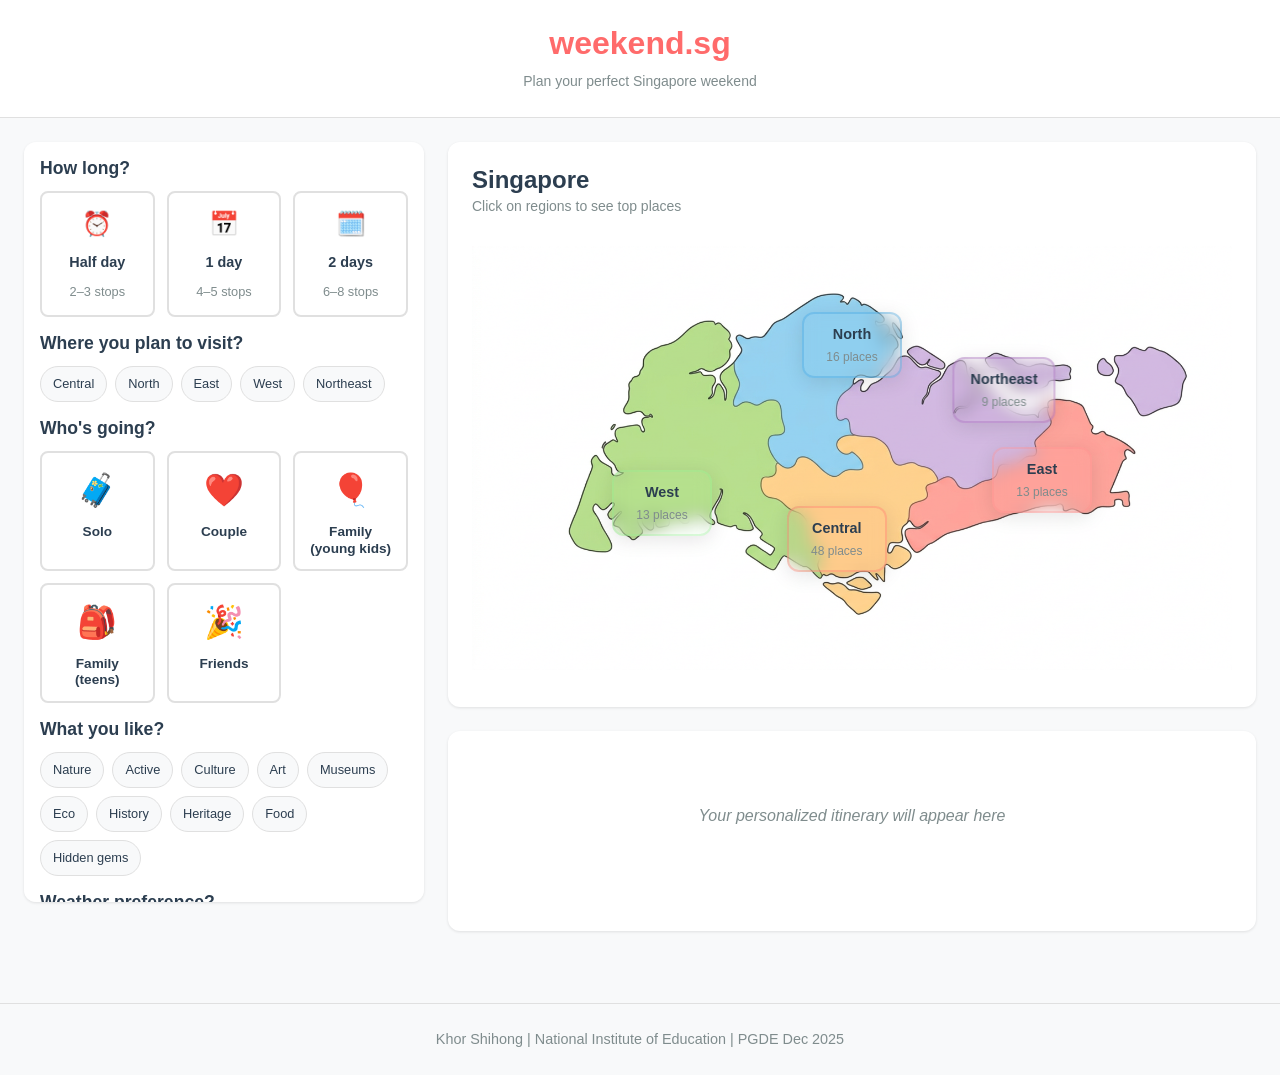
<file: index.html>
<!DOCTYPE html>
<html lang="en">
<head>
    <meta charset="UTF-8">
    <meta name="viewport" content="width=device-width, initial-scale=1.0">
    <meta name="description" content="Plan your perfect Singapore weekend with personalized itineraries featuring nature, culture, food, and hidden gems.">
    <title>weekend.sg - Your Singapore Weekend Planner</title>
    <link rel="stylesheet" href="styles/main.css">
    <link rel="stylesheet" href="styles/components.css">
    <link rel="stylesheet" href="styles/map.css">
    <link rel="stylesheet" href="styles/print.css" media="print">
</head>
<body>
    <header>
        <h1>weekend.sg</h1>
        <p>Plan your perfect Singapore weekend</p>
    </header>

    <main>
        <aside class="preference-panel">
            <!-- Section A: Duration Selector -->
            <section class="preference-section">
                <h2>How long?</h2>
                <div class="duration-selector">
                    <div class="duration-card" data-value="half-day">
                        <div class="duration-card__icon">⏰</div>
                        <div class="duration-card__label">Half day</div>
                        <div class="duration-card__subtitle">2–3 stops</div>
                    </div>
                    <div class="duration-card" data-value="1-day">
                        <div class="duration-card__icon">📅</div>
                        <div class="duration-card__label">1 day</div>
                        <div class="duration-card__subtitle">4–5 stops</div>
                    </div>
                    <div class="duration-card" data-value="2-days">
                        <div class="duration-card__icon">🗓️</div>
                        <div class="duration-card__label">2 days</div>
                        <div class="duration-card__subtitle">6–8 stops</div>
                    </div>
                </div>
            </section>

            <!-- Section B: Region Selector -->
            <section class="preference-section">
                <h2>Where you plan to visit?</h2>
                <div class="region-selector">
                    <button class="chip chip--multi" data-value="central">Central</button>
                    <button class="chip chip--multi" data-value="north">North</button>
                    <button class="chip chip--multi" data-value="east">East</button>
                    <button class="chip chip--multi" data-value="west">West</button>
                    <button class="chip chip--multi" data-value="northeast">Northeast</button>
                </div>
            </section>

            <!-- Section C: Profile Selector -->
            <section class="preference-section">
                <h2>Who's going?</h2>
                <div class="profile-selector">
                    <div class="profile-card" data-value="solo">
                        <div class="profile-card__icon">🧳</div>
                        <div class="profile-card__title">Solo</div>
                    </div>
                    <div class="profile-card" data-value="couple">
                        <div class="profile-card__icon">❤️</div>
                        <div class="profile-card__title">Couple</div>
                    </div>
                    <div class="profile-card" data-value="family-young-kids">
                        <div class="profile-card__icon">🎈</div>
                        <div class="profile-card__title">Family (young kids)</div>
                    </div>
                    <div class="profile-card" data-value="family-teens">
                        <div class="profile-card__icon">🎒</div>
                        <div class="profile-card__title">Family (teens)</div>
                    </div>
                    <div class="profile-card" data-value="group-friends">
                        <div class="profile-card__icon">🎉</div>
                        <div class="profile-card__title">Friends</div>
                    </div>
                </div>
            </section>

            <!-- Section D: Activity Selector -->
            <section class="preference-section">
                <h2>What you like?</h2>
                <div class="activity-selector">
                    <button class="chip chip--multi" data-value="nature-parks">Nature</button>
                    <button class="chip chip--multi" data-value="physical">Active</button>
                    <button class="chip chip--multi" data-value="culture">Culture</button>
                    <button class="chip chip--multi" data-value="art">Art</button>
                    <button class="chip chip--multi" data-value="museums">Museums</button>
                    <button class="chip chip--multi" data-value="sustainability">Eco</button>
                    <button class="chip chip--multi" data-value="history">History</button>
                    <button class="chip chip--multi" data-value="heritage">Heritage</button>
                    <button class="chip chip--multi" data-value="local_food">Food</button>
                    <button class="chip chip--multi" data-value="hidden">Hidden gems</button>
                </div>
            </section>

            <!-- Section E: Weather Selector -->
            <section class="preference-section">
                <h2>Weather preference?</h2>
                <div class="weather-selector segmented-control">
                    <button class="segmented-control__option" data-value="anything" data-selected="true">
                        <span class="option-icon">☀️</span>
                        <span class="option-label">Any</span>
                    </button>
                    <button class="segmented-control__option" data-value="indoor">
                        <span class="option-icon">🏬</span>
                        <span class="option-label">Indoor</span>
                    </button>
                    <button class="segmented-control__option" data-value="short-outdoor">
                        <span class="option-icon">🌤️</span>
                        <span class="option-label">Mixed</span>
                    </button>
                </div>
            </section>

            <!-- Generate Button -->
            <button class="generate-button" id="generate-button">Plan my weekend</button>
        </aside>

        <section class="map-container" style="position: relative;">
            <h2>Singapore</h2>
            <p style="font-size: 14px; color: #7F8C8D; margin-bottom: 16px;">Click on regions to see top places</p>
            <div class="map-wrapper">
                <!-- Background map image -->
                <img src="assets/Singapore Map.png?v=2" alt="Singapore Map" class="singapore-map">
                
                <!-- Interactive Region Buttons -->
                <div class="region-buttons">
                    <!-- Central Region -->
                    <button class="region-button region-button--central" data-region="central">
                        <span class="region-button__label">Central</span>
                        <span class="region-button__count" id="central-count">Loading...</span>
                    </button>
                    
                    <!-- North Region -->
                    <button class="region-button region-button--north" data-region="north">
                        <span class="region-button__label">North</span>
                        <span class="region-button__count" id="north-count">Loading...</span>
                    </button>
                    
                    <!-- Northeast Region -->
                    <button class="region-button region-button--northeast" data-region="northeast">
                        <span class="region-button__label">Northeast</span>
                        <span class="region-button__count" id="northeast-count">Loading...</span>
                    </button>
                    
                    <!-- East Region -->
                    <button class="region-button region-button--east" data-region="east">
                        <span class="region-button__label">East</span>
                        <span class="region-button__count" id="east-count">Loading...</span>
                    </button>
                    
                    <!-- West Region -->
                    <button class="region-button region-button--west" data-region="west">
                        <span class="region-button__label">West</span>
                        <span class="region-button__count" id="west-count">Loading...</span>
                    </button>
                </div>
            </div>
            
            <!-- Recommended Places Section -->
            <div id="recommended-places" class="recommended-places" style="display: none;">
                <h3 id="recommended-title">Top Places</h3>
                <div id="recommended-list" class="recommended-list"></div>
            </div>
        </section>

        <section class="results-area">
            <!-- Results will be dynamically rendered here -->
        </section>
    </main>

    <div id="mobile-summary" class="mobile-summary hidden">
        <!-- Mobile summary view will be added in later phase -->
    </div>

    <footer class="site-footer">
        <p>Khor Shihong | National Institute of Education | PGDE Dec 2025</p>
    </footer>

    <script type="module" src="scripts/main.js"></script>
</body>
</html>
</file>
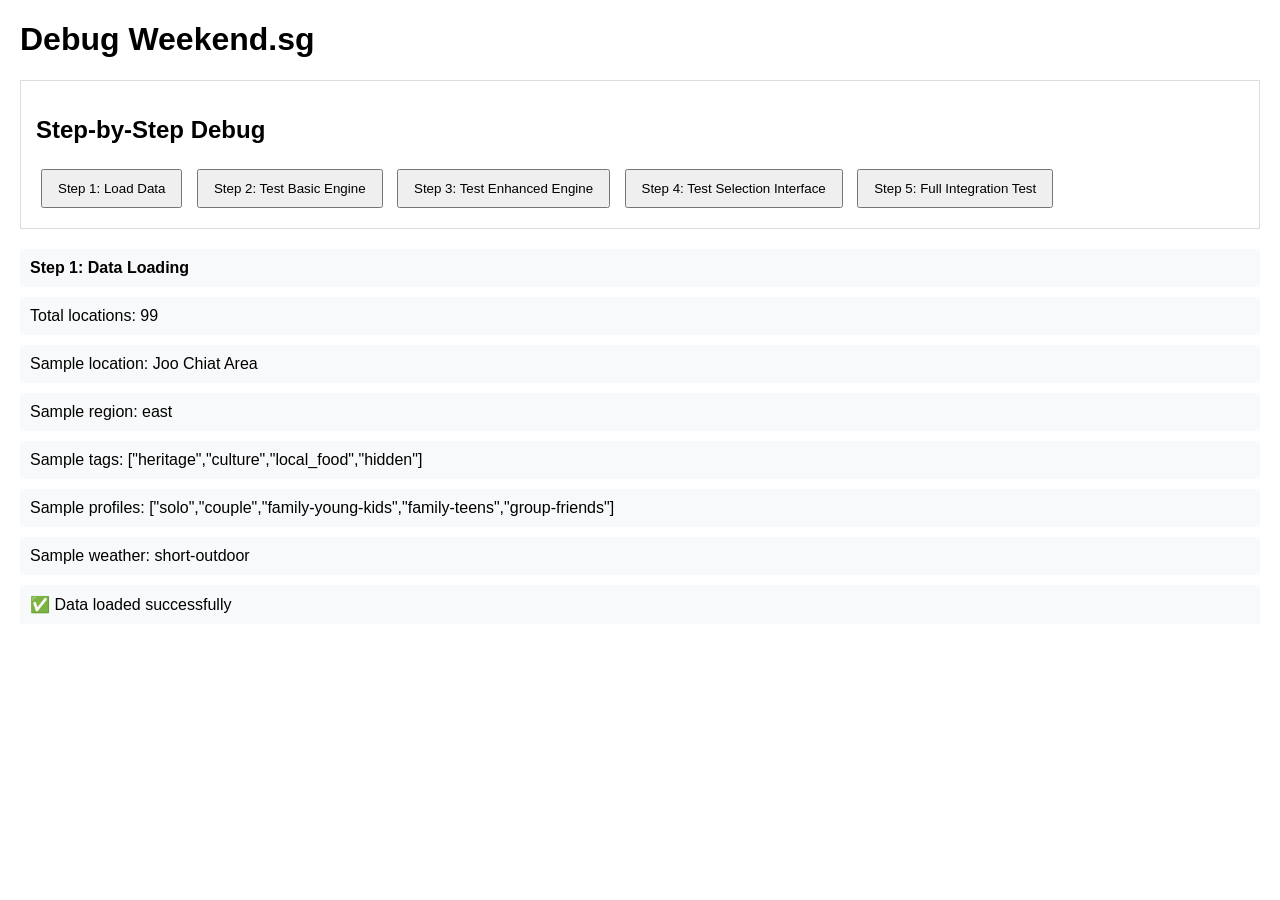
<file: debug.html>
<!DOCTYPE html>
<html lang="en">
<head>
    <meta charset="UTF-8">
    <meta name="viewport" content="width=device-width, initial-scale=1.0">
    <title>Debug Weekend.sg</title>
    <style>
        body { font-family: Arial, sans-serif; margin: 20px; }
        .debug-section { margin: 20px 0; padding: 15px; border: 1px solid #ddd; }
        .result { margin: 10px 0; padding: 10px; background: #f8f9fa; }
        button { margin: 5px; padding: 10px 15px; }
    </style>
</head>
<body>
    <h1>Debug Weekend.sg</h1>
    
    <div class="debug-section">
        <h2>Step-by-Step Debug</h2>
        <button onclick="step1()">Step 1: Load Data</button>
        <button onclick="step2()">Step 2: Test Basic Engine</button>
        <button onclick="step3()">Step 3: Test Enhanced Engine</button>
        <button onclick="step4()">Step 4: Test Selection Interface</button>
        <button onclick="step5()">Step 5: Full Integration Test</button>
    </div>

    <div id="debug-output"></div>

    <script type="module">
        import { PreferenceManager } from './scripts/ui/preferences.js';
        import { RecommendationEngine } from './scripts/engine/recommender.js';
        import { EnhancedRecommendationEngine } from './scripts/engine/enhanced-recommender.js';
        import { LocationSelectionManager } from './scripts/ui/location-selection.js';
        import { ResultsRenderer } from './scripts/ui/results.js';
        import { locations } from './scripts/data/locations.js';

        const output = document.getElementById('debug-output');

        function log(message) {
            const div = document.createElement('div');
            div.className = 'result';
            div.innerHTML = message;
            output.appendChild(div);
            console.log(message);
        }

        function clear() {
            output.innerHTML = '';
        }

        // Step 1: Load Data
        window.step1 = function() {
            clear();
            log(`<strong>Step 1: Data Loading</strong>`);
            log(`Total locations: ${locations.length}`);
            
            if (locations.length > 0) {
                const sample = locations[0];
                log(`Sample location: ${sample.name}`);
                log(`Sample region: ${sample.region}`);
                log(`Sample tags: ${JSON.stringify(sample.tags)}`);
                log(`Sample profiles: ${JSON.stringify(sample.compatible_profiles)}`);
                log(`Sample weather: ${sample.weather_suitability}`);
                log(`✅ Data loaded successfully`);
            } else {
                log(`❌ No locations loaded!`);
            }
        };

        // Step 2: Test Basic Engine
        window.step2 = function() {
            clear();
            log(`<strong>Step 2: Basic Recommendation Engine</strong>`);
            
            try {
                const engine = new RecommendationEngine(locations);
                
                const testPrefs = {
                    duration: '1-day',
                    profile: 'couple',
                    regions: ['central'],
                    activities: ['culture'],
                    weather: 'anything'
                };
                
                log(`Test preferences: ${JSON.stringify(testPrefs)}`);
                
                // Test each step
                const step1 = engine.filterByProfile(testPrefs.profile);
                log(`After profile filter: ${step1.length} locations`);
                
                const step2 = engine.filterByWeather(step1, testPrefs.weather);
                log(`After weather filter: ${step2.length} locations`);
                
                const step3 = engine.filterByRegions(step2, testPrefs.regions);
                log(`After region filter: ${step3.length} locations`);
                
                const step4 = engine.scoreByActivities(step3, testPrefs.activities);
                log(`After activity scoring: ${step4.length} locations`);
                
                const final = engine.generateItinerary(testPrefs);
                log(`Final itinerary: ${final.length} locations`);
                
                if (final.length > 0) {
                    log(`First location: ${final[0].name} (score: ${final[0].score || 'N/A'})`);
                    log(`✅ Basic engine working`);
                } else {
                    log(`❌ Basic engine returned no results`);
                }
                
            } catch (error) {
                log(`❌ Basic engine error: ${error.message}`);
                console.error(error);
            }
        };

        // Step 3: Test Enhanced Engine
        window.step3 = function() {
            clear();
            log(`<strong>Step 3: Enhanced Recommendation Engine</strong>`);
            
            try {
                const selectionManager = new LocationSelectionManager();
                const engine = new EnhancedRecommendationEngine(locations, selectionManager);
                
                const testPrefs = {
                    duration: '1-day',
                    profile: 'couple',
                    regions: ['central'],
                    activities: ['culture'],
                    weather: 'anything'
                };
                
                log(`Test preferences: ${JSON.stringify(testPrefs)}`);
                
                const result = engine.generateEnhancedItinerary(testPrefs);
                log(`Enhanced result type: ${result.type}`);
                log(`Enhanced result: ${JSON.stringify(result, null, 2)}`);
                
                if (result.type === 'selection_required') {
                    log(`✅ Enhanced engine working - selection required`);
                } else if (result.type === 'standard') {
                    log(`✅ Enhanced engine working - standard result`);
                } else {
                    log(`❌ Unexpected result type: ${result.type}`);
                }
                
            } catch (error) {
                log(`❌ Enhanced engine error: ${error.message}`);
                console.error(error);
            }
        };

        // Step 4: Test Selection Interface
        window.step4 = function() {
            clear();
            log(`<strong>Step 4: Selection Interface</strong>`);
            
            try {
                const selectionManager = new LocationSelectionManager();
                
                // Create a test results area
                let testArea = document.getElementById('test-results-area');
                if (!testArea) {
                    testArea = document.createElement('div');
                    testArea.id = 'test-results-area';
                    testArea.className = 'results-area';
                    document.body.appendChild(testArea);
                }
                
                const testMatches = locations.slice(0, 10);
                const testPrefs = { duration: '1-day' };
                const limit = 4;
                
                log(`Testing selection interface with ${testMatches.length} matches, limit ${limit}`);
                
                selectionManager.showLocationSelection(testMatches, testPrefs, limit);
                
                // Check if interface was created
                const selectionContainer = document.querySelector('.location-selection-container');
                if (selectionContainer) {
                    log(`✅ Selection interface created successfully`);
                    log(`Interface has ${selectionContainer.children.length} child elements`);
                } else {
                    log(`❌ Selection interface not created`);
                }
                
            } catch (error) {
                log(`❌ Selection interface error: ${error.message}`);
                console.error(error);
            }
        };

        // Step 5: Full Integration Test
        window.step5 = function() {
            clear();
            log(`<strong>Step 5: Full Integration Test</strong>`);
            
            try {
                // Simulate the exact flow from main.js
                const preferenceManager = new PreferenceManager();
                const locationSelectionManager = new LocationSelectionManager();
                const recommendationEngine = new EnhancedRecommendationEngine(locations, locationSelectionManager);
                
                // Set up test preferences (simulate user selections)
                preferenceManager.setDuration('1-day');
                preferenceManager.setProfile('couple');
                preferenceManager.toggleRegion('central');
                preferenceManager.toggleActivity('culture');
                
                const preferences = preferenceManager.getPreferences();
                log(`Full test preferences: ${JSON.stringify(preferences)}`);
                
                // Test validation
                const isValid = preferenceManager.isValid();
                log(`Preferences valid: ${isValid}`);
                
                if (isValid) {
                    const result = recommendationEngine.generateEnhancedItinerary(preferences);
                    log(`Full integration result: ${JSON.stringify(result, null, 2)}`);
                    
                    if (result.type === 'selection_required') {
                        log(`✅ Full integration working - would show selection interface`);
                    } else if (result.type === 'standard') {
                        log(`✅ Full integration working - would show standard results`);
                    } else {
                        log(`❌ Full integration issue: ${result.type}`);
                    }
                } else {
                    log(`❌ Preferences not valid`);
                }
                
            } catch (error) {
                log(`❌ Full integration error: ${error.message}`);
                console.error(error);
            }
        };

        // Auto-run step 1 on load
        window.addEventListener('load', () => {
            step1();
        });
    </script>
</body>
</html>
</file>
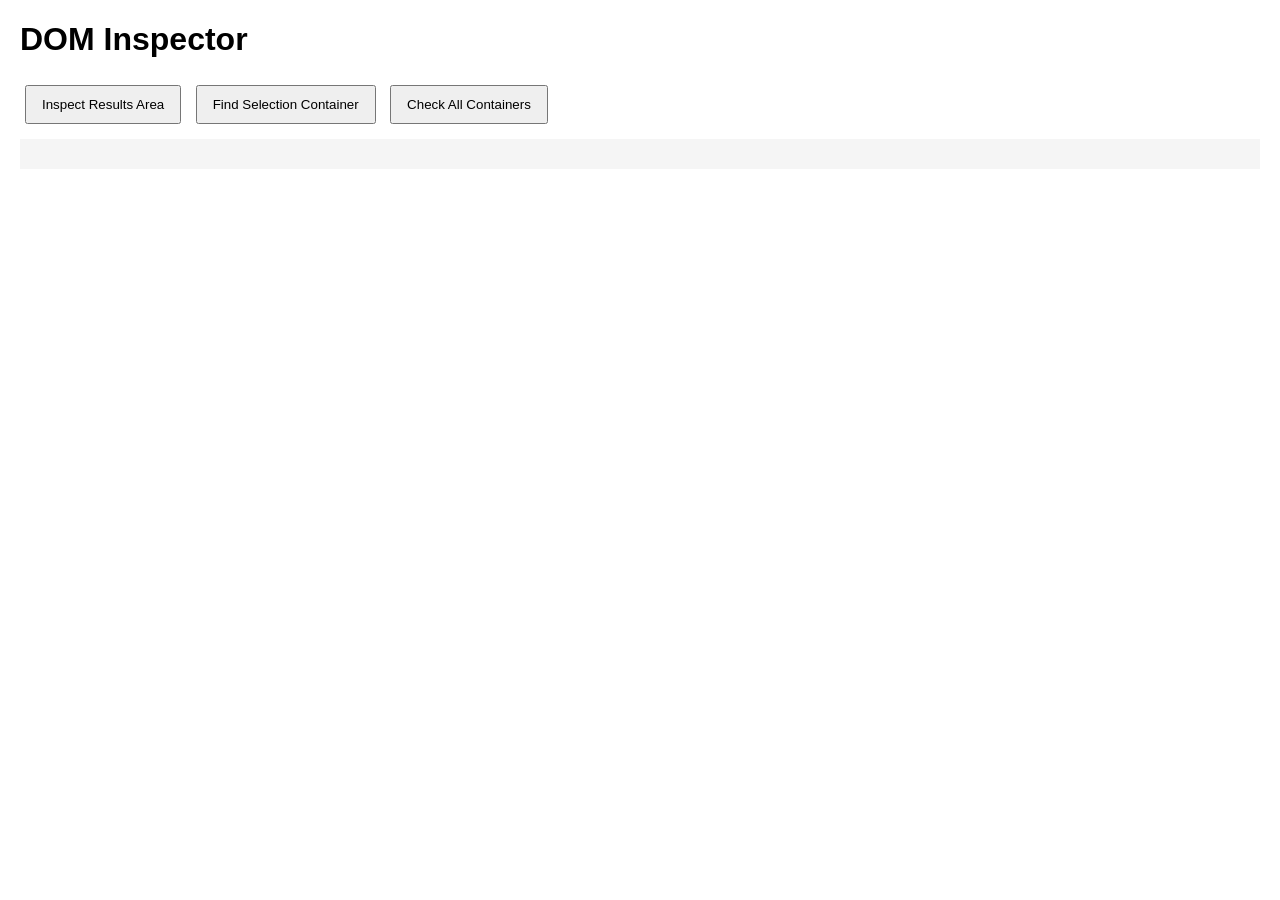
<file: dom-inspector.html>
<!DOCTYPE html>
<html>
<head>
    <title>DOM Inspector</title>
    <style>
        body { font-family: Arial, sans-serif; margin: 20px; }
        .inspector { background: #f5f5f5; padding: 15px; margin: 10px 0; }
        button { margin: 5px; padding: 10px 15px; }
    </style>
</head>
<body>
    <h1>DOM Inspector</h1>
    
    <button onclick="inspectResultsArea()">Inspect Results Area</button>
    <button onclick="findSelectionContainer()">Find Selection Container</button>
    <button onclick="checkAllContainers()">Check All Containers</button>
    
    <div class="inspector" id="output"></div>
    
    <script>
        function log(msg) {
            document.getElementById('output').innerHTML += '<div>' + msg + '</div>';
        }
        
        function clear() {
            document.getElementById('output').innerHTML = '';
        }
        
        window.inspectResultsArea = function() {
            clear();
            log('=== Inspecting Results Area ===');
            
            const resultsArea = document.querySelector('.results-area');
            if (resultsArea) {
                log('✓ Results area found');
                log('Class list: ' + Array.from(resultsArea.classList).join(', '));
                log('Children count: ' + resultsArea.children.length);
                log('Inner HTML length: ' + resultsArea.innerHTML.length);
                log('Display style: ' + getComputedStyle(resultsArea).display);
                log('Visibility: ' + getComputedStyle(resultsArea).visibility);
                log('Opacity: ' + getComputedStyle(resultsArea).opacity);
                
                if (resultsArea.children.length > 0) {
                    log('First child: ' + resultsArea.children[0].tagName + ' (' + resultsArea.children[0].className + ')');
                }
            } else {
                log('❌ Results area not found');
            }
        };
        
        window.findSelectionContainer = function() {
            clear();
            log('=== Finding Selection Container ===');
            
            const selectionContainer = document.querySelector('.location-selection-container');
            if (selectionContainer) {
                log('✓ Selection container found!');
                log('Parent: ' + selectionContainer.parentElement.tagName + ' (' + selectionContainer.parentElement.className + ')');
                log('Display: ' + getComputedStyle(selectionContainer).display);
                log('Visibility: ' + getComputedStyle(selectionContainer).visibility);
                log('Opacity: ' + getComputedStyle(selectionContainer).opacity);
                log('Position: ' + getComputedStyle(selectionContainer).position);
                log('Z-index: ' + getComputedStyle(selectionContainer).zIndex);
                log('Children count: ' + selectionContainer.children.length);
                
                // Check if it's actually visible
                const rect = selectionContainer.getBoundingClientRect();
                log('Bounding rect: ' + JSON.stringify(rect));
                
                if (rect.width === 0 || rect.height === 0) {
                    log('❌ Container has zero dimensions');
                } else {
                    log('✓ Container has dimensions');
                }
            } else {
                log('❌ Selection container not found');
            }
        };
        
        window.checkAllContainers = function() {
            clear();
            log('=== Checking All Containers ===');
            
            const allDivs = document.querySelectorAll('div');
            log('Total divs on page: ' + allDivs.length);
            
            const containers = document.querySelectorAll('[class*="container"]');
            log('Elements with "container" in class: ' + containers.length);
            
            containers.forEach((container, i) => {
                log(`${i+1}. ${container.tagName}.${container.className}`);
            });
            
            // Check for any elements with location-related classes
            const locationElements = document.querySelectorAll('[class*="location"]');
            log('Elements with "location" in class: ' + locationElements.length);
            
            locationElements.forEach((el, i) => {
                log(`${i+1}. ${el.tagName}.${el.className}`);
            });
        };
    </script>
</body>
</html>
</file>
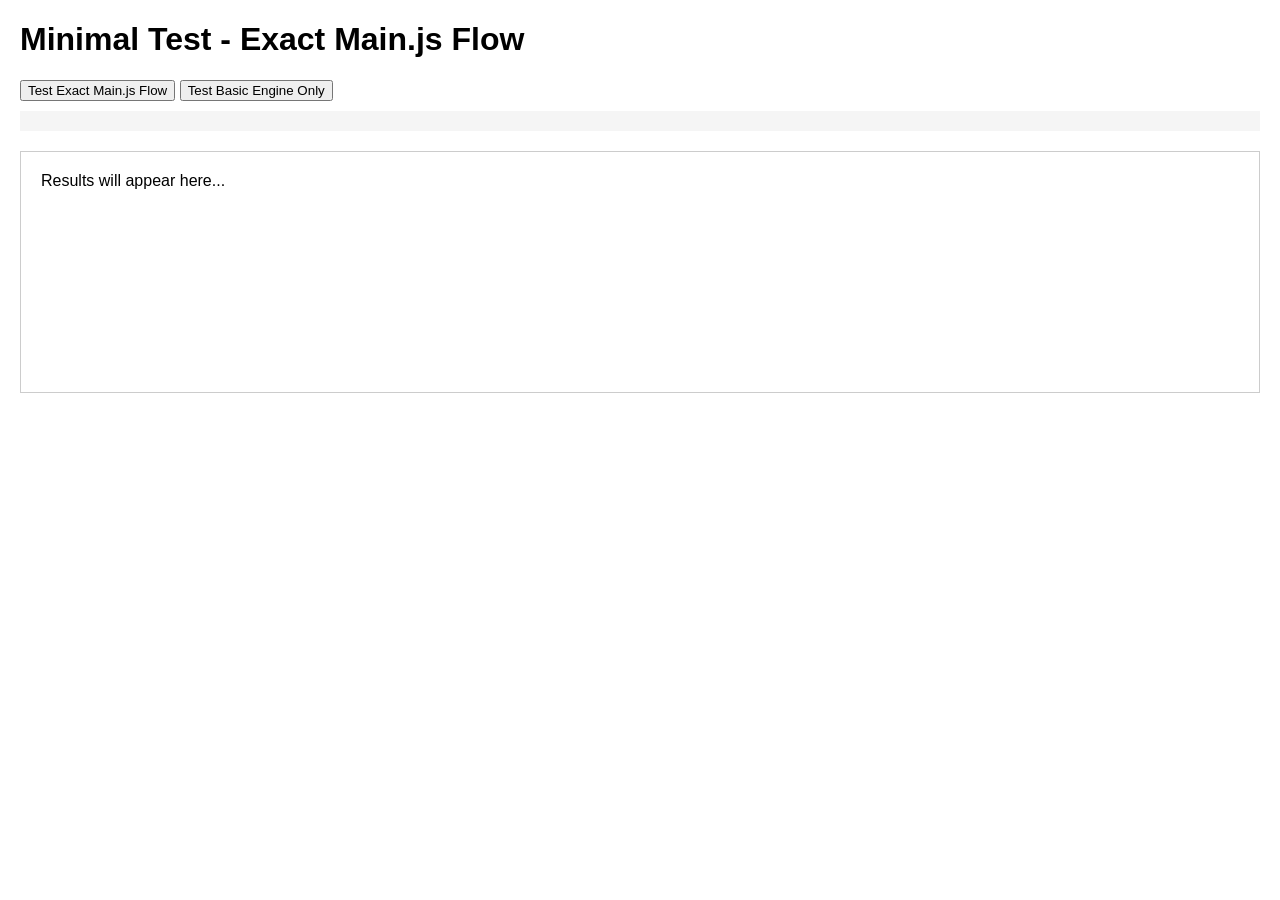
<file: minimal-test.html>
<!DOCTYPE html>
<html>
<head>
    <title>Minimal Test</title>
    <style>
        body { font-family: Arial, sans-serif; margin: 20px; }
        .results-area { border: 1px solid #ccc; padding: 20px; margin: 20px 0; min-height: 200px; }
        .test-output { background: #f5f5f5; padding: 10px; margin: 10px 0; }
    </style>
</head>
<body>
    <h1>Minimal Test - Exact Main.js Flow</h1>
    
    <button onclick="testExactFlow()">Test Exact Main.js Flow</button>
    <button onclick="testBasicEngine()">Test Basic Engine Only</button>
    
    <div class="test-output" id="output"></div>
    <div class="results-area" id="results-area">Results will appear here...</div>
    
    <script type="module">
        import { PreferenceManager } from './scripts/ui/preferences.js';
        import { EnhancedRecommendationEngine } from './scripts/engine/enhanced-recommender.js';
        import { RationaleGenerator } from './scripts/engine/rationale.js';
        import { ResultsRenderer } from './scripts/ui/results.js';
        import { LocationSelectionManager } from './scripts/ui/location-selection.js';
        import { RecommendationEngine } from './scripts/engine/recommender.js';
        import { locations } from './scripts/data/locations.js';
        import { rationaleTemplates } from './scripts/data/templates.js';

        const output = document.getElementById('output');
        const resultsArea = document.getElementById('results-area');
        
        function log(msg) {
            output.innerHTML += '<div>' + msg + '</div>';
            console.log(msg);
        }
        
        function clear() {
            output.innerHTML = '';
            resultsArea.innerHTML = 'Results will appear here...';
        }
        
        // Test the exact flow from main.js
        window.testExactFlow = function() {
            clear();
            log('=== Testing Exact Main.js Flow ===');
            
            try {
                // Initialize exactly like main.js
                const preferenceManager = new PreferenceManager();
                const locationSelectionManager = new LocationSelectionManager();
                const recommendationEngine = new EnhancedRecommendationEngine(locations, locationSelectionManager);
                const rationaleGenerator = new RationaleGenerator(rationaleTemplates);
                const resultsRenderer = new ResultsRenderer(resultsArea);
                
                log('✓ All managers initialized');
                
                // Set up callbacks exactly like main.js
                locationSelectionManager.onRegenerateFromSelection = () => {
                    log('Callback: onRegenerateFromSelection triggered');
                };
                
                locationSelectionManager.onRegenerateWithoutVisited = () => {
                    log('Callback: onRegenerateWithoutVisited triggered');
                };
                
                // Set preferences exactly like a user would
                preferenceManager.setDuration('1-day');
                preferenceManager.setProfile('couple');
                preferenceManager.toggleRegion('central');
                preferenceManager.toggleActivity('culture');
                
                const preferences = preferenceManager.getPreferences();
                log('Preferences: ' + JSON.stringify(preferences));
                
                // Validate exactly like main.js
                if (!preferenceManager.isValid()) {
                    log('❌ Preferences not valid');
                    return;
                }
                log('✓ Preferences valid');
                
                // Generate itinerary exactly like main.js generateItinerary function
                log('Calling generateEnhancedItinerary...');
                const result = recommendationEngine.generateEnhancedItinerary(preferences);
                log('Result type: ' + result.type);
                log('Full result: ' + JSON.stringify(result, null, 2));
                
                // Handle result exactly like main.js switch statement
                switch (result.type) {
                    case 'selection_required':
                        log('✓ Selection required - this should show selection interface');
                        log('Available count: ' + result.availableCount + ', limit: ' + result.limit);
                        // The selection interface should already be shown by the engine
                        break;
                        
                    case 'standard':
                        log('✓ Standard result - showing itinerary');
                        const rationale = rationaleGenerator.generate(preferences, result.itinerary);
                        resultsRenderer.render(rationale, result.itinerary, preferences.duration);
                        break;
                        
                    case 'no_matches':
                        log('❌ No matches found: ' + result.message);
                        break;
                        
                    case 'no_locations':
                        log('❌ No locations available: ' + result.message);
                        break;
                        
                    case 'error':
                        log('❌ Error: ' + result.message);
                        break;
                        
                    default:
                        log('❌ Unknown result type: ' + result.type);
                }
                
                // Check if selection interface was actually created
                setTimeout(() => {
                    const selectionContainer = document.querySelector('.location-selection-container');
                    if (selectionContainer) {
                        log('✓ SUCCESS: Selection interface was created!');
                        log('Interface has ' + selectionContainer.children.length + ' child elements');
                    } else {
                        log('❌ PROBLEM: Selection interface was NOT created');
                    }
                }, 100);
                
            } catch (error) {
                log('❌ ERROR: ' + error.message);
                console.error(error);
            }
        };
        
        // Test basic engine only
        window.testBasicEngine = function() {
            clear();
            log('=== Testing Basic Engine Only ===');
            
            try {
                const engine = new RecommendationEngine(locations);
                
                const preferences = {
                    duration: '1-day',
                    profile: 'couple',
                    regions: ['central'],
                    activities: ['culture'],
                    weather: 'anything'
                };
                
                log('Testing basic engine with: ' + JSON.stringify(preferences));
                
                const result = engine.generateItinerary(preferences);
                log('Basic engine result: ' + result.length + ' locations');
                
                if (result.length > 0) {
                    log('✓ Basic engine working');
                    result.forEach((loc, i) => {
                        log(`${i+1}. ${loc.name} (${loc.region}) - score: ${loc.score || 'N/A'}`);
                    });
                } else {
                    log('❌ Basic engine returned no results');
                }
                
            } catch (error) {
                log('❌ Basic engine error: ' + error.message);
                console.error(error);
            }
        };
    </script>
</body>
</html>
</file>
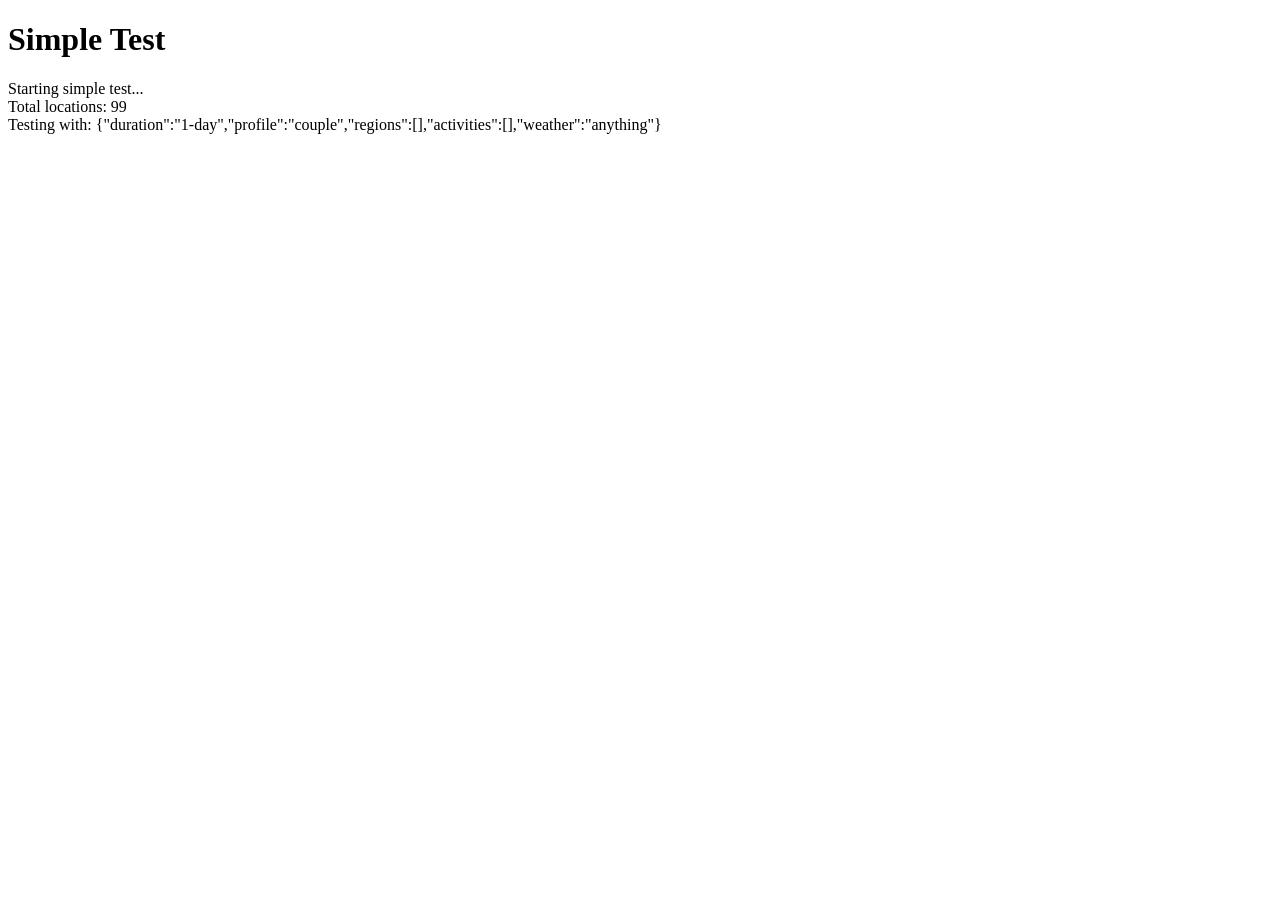
<file: simple-test.html>
<!DOCTYPE html>
<html>
<head>
    <title>Simple Test</title>
</head>
<body>
    <h1>Simple Test</h1>
    <div id="output"></div>
    
    <script type="module">
        import { RecommendationEngine } from './scripts/engine/recommender.js';
        import { locations } from './scripts/data/locations.js';
        
        const output = document.getElementById('output');
        
        function log(msg) {
            output.innerHTML += '<div>' + msg + '</div>';
            console.log(msg);
        }
        
        log('Starting simple test...');
        log('Total locations: ' + locations.length);
        
        const engine = new RecommendationEngine(locations);
        
        // Test with very basic preferences
        const prefs = {
            duration: '1-day',
            profile: 'couple',
            regions: [],  // No region filter
            activities: [], // No activity filter
            weather: 'anything'
        };
        
        log('Testing with: ' + JSON.stringify(prefs));
        
        // Step by step
        const step1 = engine.filterByProfile(prefs.profile);
        log('After profile filter (couple): ' + step1.length + ' locations');
        
        if (step1.length > 0) {
            log('First match: ' + step1[0].name + ' - profiles: ' + JSON.stringify(step1[0].compatible_profiles));
        }
        
        const step2 = engine.filterByWeather(step1, prefs.weather);
        log('After weather filter (anything): ' + step2.length + ' locations');
        
        if (step2.length > 0) {
            log('First match: ' + step2[0].name + ' - weather: ' + step2[0].weather_suitability);
        }
        
        const final = engine.generateItinerary(prefs);
        log('Final result: ' + final.length + ' locations');
        
        if (final.length > 0) {
            log('SUCCESS: Generated itinerary with ' + final.length + ' locations');
            final.forEach((loc, i) => {
                log(`${i+1}. ${loc.name} (${loc.region})`);
            });
        } else {
            log('PROBLEM: No locations in final result');
        }
    </script>
</body>
</html>
</file>
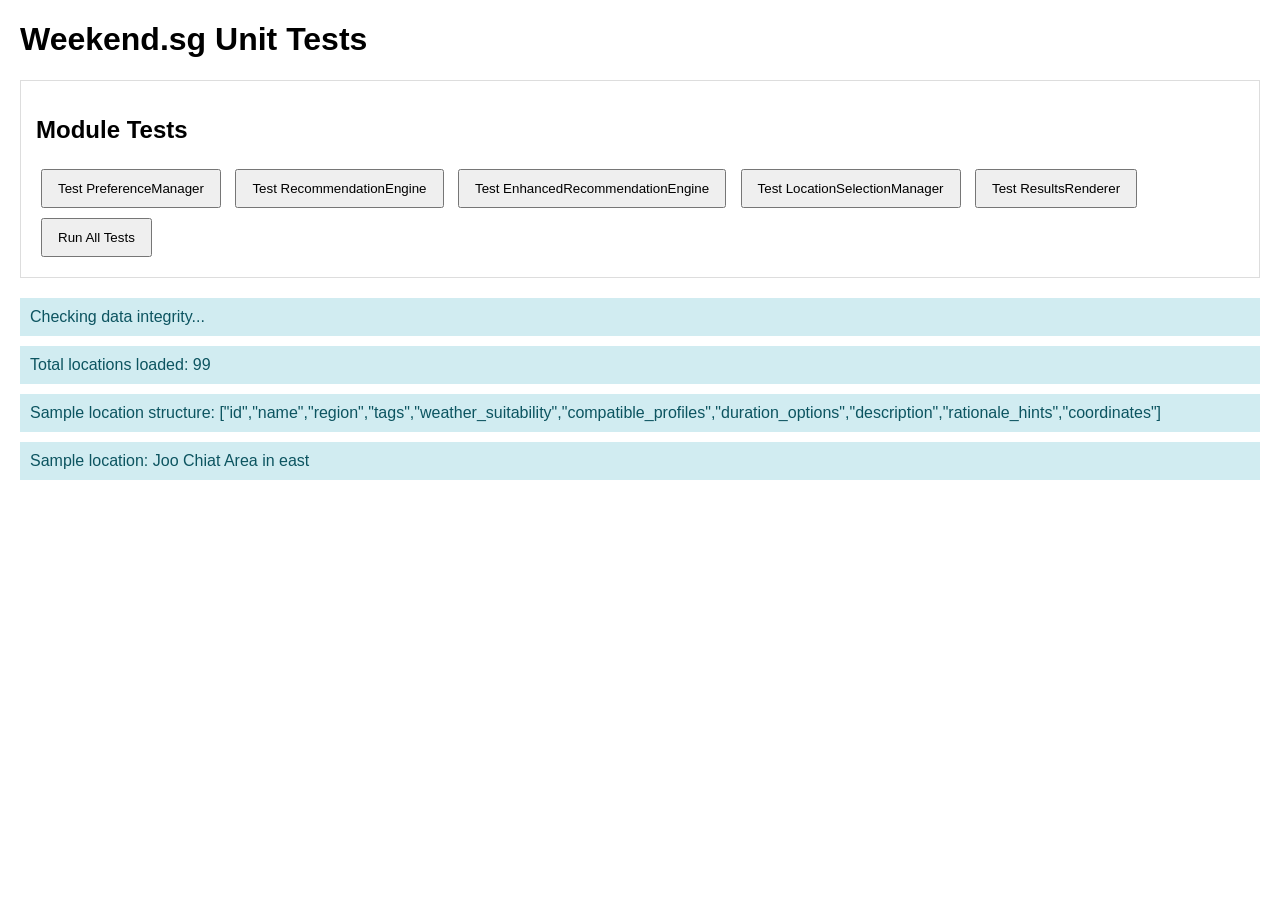
<file: test.html>
<!DOCTYPE html>
<html lang="en">
<head>
    <meta charset="UTF-8">
    <meta name="viewport" content="width=device-width, initial-scale=1.0">
    <title>Weekend.sg Unit Tests</title>
    <style>
        body { font-family: Arial, sans-serif; margin: 20px; }
        .test-section { margin: 20px 0; padding: 15px; border: 1px solid #ddd; }
        .test-result { margin: 10px 0; padding: 10px; }
        .pass { background: #d4edda; color: #155724; }
        .fail { background: #f8d7da; color: #721c24; }
        .info { background: #d1ecf1; color: #0c5460; }
        button { margin: 5px; padding: 10px 15px; }
        #test-results { margin-top: 20px; }
    </style>
</head>
<body>
    <h1>Weekend.sg Unit Tests</h1>
    
    <div class="test-section">
        <h2>Module Tests</h2>
        <button onclick="testPreferenceManager()">Test PreferenceManager</button>
        <button onclick="testRecommendationEngine()">Test RecommendationEngine</button>
        <button onclick="testEnhancedEngine()">Test EnhancedRecommendationEngine</button>
        <button onclick="testLocationSelection()">Test LocationSelectionManager</button>
        <button onclick="testResultsRenderer()">Test ResultsRenderer</button>
        <button onclick="runAllTests()">Run All Tests</button>
    </div>

    <div id="test-results"></div>

    <script type="module">
        import { PreferenceManager } from './scripts/ui/preferences.js';
        import { RecommendationEngine } from './scripts/engine/recommender.js';
        import { EnhancedRecommendationEngine } from './scripts/engine/enhanced-recommender.js';
        import { LocationSelectionManager } from './scripts/ui/location-selection.js';
        import { ResultsRenderer } from './scripts/ui/results.js';
        import { RationaleGenerator } from './scripts/engine/rationale.js';
        import { locations } from './scripts/data/locations.js';
        import { rationaleTemplates } from './scripts/data/templates.js';

        const results = document.getElementById('test-results');

        function log(message, type = 'info') {
            const div = document.createElement('div');
            div.className = `test-result ${type}`;
            div.textContent = message;
            results.appendChild(div);
            console.log(`[${type.toUpperCase()}] ${message}`);
        }

        function clearResults() {
            results.innerHTML = '';
        }

        // Test PreferenceManager
        window.testPreferenceManager = function() {
            clearResults();
            log('Testing PreferenceManager...', 'info');
            
            try {
                const pm = new PreferenceManager();
                
                // Test initial state
                const initial = pm.getPreferences();
                log(`Initial preferences: ${JSON.stringify(initial)}`, 'info');
                
                // Test setting duration
                pm.setDuration('1-day');
                log(`After setDuration('1-day'): ${pm.getPreferences().duration}`, 'info');
                
                // Test setting profile
                pm.setProfile('couple');
                log(`After setProfile('couple'): ${pm.getPreferences().profile}`, 'info');
                
                // Test validation
                const isValid = pm.isValid();
                log(`Validation result: ${isValid}`, isValid ? 'pass' : 'fail');
                
                // Test region toggle
                pm.toggleRegion('central');
                log(`After toggleRegion('central'): ${JSON.stringify(pm.getPreferences().regions)}`, 'info');
                
                log('PreferenceManager tests completed', 'pass');
            } catch (error) {
                log(`PreferenceManager test failed: ${error.message}`, 'fail');
                console.error(error);
            }
        };

        // Test RecommendationEngine
        window.testRecommendationEngine = function() {
            clearResults();
            log('Testing RecommendationEngine...', 'info');
            
            try {
                const engine = new RecommendationEngine(locations);
                log(`Loaded ${locations.length} locations`, 'info');
                
                // Test with sample preferences
                const preferences = {
                    duration: '1-day',
                    profile: 'couple',
                    regions: ['central'],
                    activities: ['culture', 'local_food'],
                    weather: 'any'
                };
                
                log(`Testing with preferences: ${JSON.stringify(preferences)}`, 'info');
                
                const itinerary = engine.generateItinerary(preferences);
                log(`Generated itinerary with ${itinerary.length} locations`, 'info');
                
                if (itinerary.length > 0) {
                    log(`First location: ${itinerary[0].name}`, 'info');
                    log('RecommendationEngine tests completed', 'pass');
                } else {
                    log('No locations generated - this might be the issue!', 'fail');
                }
                
            } catch (error) {
                log(`RecommendationEngine test failed: ${error.message}`, 'fail');
                console.error(error);
            }
        };

        // Test EnhancedRecommendationEngine
        window.testEnhancedEngine = function() {
            clearResults();
            log('Testing EnhancedRecommendationEngine...', 'info');
            
            try {
                const selectionManager = new LocationSelectionManager();
                const engine = new EnhancedRecommendationEngine(locations, selectionManager);
                
                const preferences = {
                    duration: '1-day',
                    profile: 'couple',
                    regions: ['central'],
                    activities: ['culture', 'local_food'],
                    weather: 'any'
                };
                
                log(`Testing enhanced engine with preferences: ${JSON.stringify(preferences)}`, 'info');
                
                const result = engine.generateEnhancedItinerary(preferences);
                log(`Enhanced result type: ${result.type}`, 'info');
                log(`Enhanced result: ${JSON.stringify(result, null, 2)}`, 'info');
                
                if (result.type === 'selection_required') {
                    log(`Selection required: ${result.availableCount} matches, limit ${result.limit}`, 'pass');
                } else if (result.type === 'standard') {
                    log(`Standard result: ${result.itinerary.length} locations`, 'pass');
                } else {
                    log(`Unexpected result type: ${result.type}`, 'fail');
                }
                
            } catch (error) {
                log(`EnhancedRecommendationEngine test failed: ${error.message}`, 'fail');
                console.error(error);
            }
        };

        // Test LocationSelectionManager
        window.testLocationSelection = function() {
            clearResults();
            log('Testing LocationSelectionManager...', 'info');
            
            try {
                const manager = new LocationSelectionManager();
                
                // Test basic functionality
                log(`Initial visited locations: ${manager.visitedLocations.size}`, 'info');
                
                // Test unvisited locations
                const unvisited = manager.getUnvisitedLocations(locations);
                log(`Unvisited locations: ${unvisited.length}/${locations.length}`, 'info');
                
                // Test marking as visited
                manager.markAsVisited('test_location');
                log(`After marking test_location as visited: ${manager.visitedLocations.size}`, 'info');
                
                // Test selection interface (without DOM)
                const testMatches = locations.slice(0, 10);
                const testPrefs = { duration: '1-day' };
                
                // This should not crash
                manager.showLocationSelection(testMatches, testPrefs, 4);
                log('LocationSelectionManager basic tests completed', 'pass');
                
            } catch (error) {
                log(`LocationSelectionManager test failed: ${error.message}`, 'fail');
                console.error(error);
            }
        };

        // Test ResultsRenderer
        window.testResultsRenderer = function() {
            clearResults();
            log('Testing ResultsRenderer...', 'info');
            
            try {
                // Create a test container
                const testContainer = document.createElement('div');
                testContainer.id = 'test-container';
                document.body.appendChild(testContainer);
                
                const renderer = new ResultsRenderer(testContainer);
                
                // Test rendering
                const testLocations = locations.slice(0, 3);
                const testRationale = "Test rationale text";
                
                renderer.render(testRationale, testLocations, '1-day');
                
                log(`Rendered ${testContainer.children.length} elements`, 'info');
                log('ResultsRenderer tests completed', 'pass');
                
                // Clean up
                testContainer.remove();
                
            } catch (error) {
                log(`ResultsRenderer test failed: ${error.message}`, 'fail');
                console.error(error);
            }
        };

        // Run all tests
        window.runAllTests = function() {
            clearResults();
            log('Running all tests...', 'info');
            
            testPreferenceManager();
            setTimeout(() => testRecommendationEngine(), 100);
            setTimeout(() => testEnhancedEngine(), 200);
            setTimeout(() => testLocationSelection(), 300);
            setTimeout(() => testResultsRenderer(), 400);
        };

        // Test data integrity
        log('Checking data integrity...', 'info');
        log(`Total locations loaded: ${locations.length}`, 'info');
        
        if (locations.length > 0) {
            const sample = locations[0];
            log(`Sample location structure: ${JSON.stringify(Object.keys(sample))}`, 'info');
            log(`Sample location: ${sample.name} in ${sample.region}`, 'info');
        }
    </script>
</body>
</html>
</file>
<file: styles/main.css>
/* CSS Reset and Base Styles */
*, *::before, *::after {
    box-sizing: border-box;
    margin: 0;
    padding: 0;
}

/* CSS Custom Properties */
:root {
    /* Colors */
    --color-primary: #FF6B6B;
    --color-primary-dark: #E85555;
    --color-secondary: #4ECDC4;
    --color-accent: #FFE66D;
    --color-text: #2C3E50;
    --color-text-light: #7F8C8D;
    --color-background: #FFFFFF;
    --color-background-light: #F8F9FA;
    --color-border: #E0E0E0;
    --color-border-active: #FF6B6B;
    
    /* Typography */
    --font-family-base: -apple-system, BlinkMacSystemFont, 'Segoe UI', Roboto, Oxygen, Ubuntu, Cantarell, sans-serif;
    --font-size-base: 16px;
    --font-size-small: 14px;
    --font-size-large: 18px;
    --font-size-h1: 32px;
    --font-size-h2: 24px;
    --font-size-h3: 20px;
    --line-height-base: 1.6;
    --line-height-heading: 1.2;
    
    /* Spacing */
    --spacing-xs: 8px;
    --spacing-sm: 12px;
    --spacing-md: 16px;
    --spacing-lg: 24px;
    --spacing-xl: 32px;
    --spacing-xxl: 48px;
    
    /* Border Radius */
    --radius-sm: 4px;
    --radius-md: 8px;
    --radius-lg: 12px;
    --radius-pill: 999px;
    
    /* Shadows */
    --shadow-sm: 0 1px 3px rgba(0, 0, 0, 0.1);
    --shadow-md: 0 4px 6px rgba(0, 0, 0, 0.1);
    --shadow-lg: 0 10px 20px rgba(0, 0, 0, 0.15);
    
    /* Transitions */
    --transition-fast: 150ms ease;
    --transition-base: 250ms ease;
}

/* Base Typography */
body {
    font-family: var(--font-family-base);
    font-size: var(--font-size-base);
    line-height: var(--line-height-base);
    color: var(--color-text);
    background-color: var(--color-background-light);
}

h1, h2, h3, h4, h5, h6 {
    line-height: var(--line-height-heading);
    font-weight: 600;
}

h1 {
    font-size: var(--font-size-h1);
}

h2 {
    font-size: var(--font-size-h2);
}

h3 {
    font-size: var(--font-size-h3);
}

/* Layout */
header {
    background-color: var(--color-background);
    padding: var(--spacing-lg) var(--spacing-xl);
    text-align: center;
    border-bottom: 1px solid var(--color-border);
}

header h1 {
    color: var(--color-primary);
    margin-bottom: var(--spacing-xs);
}

header p {
    color: var(--color-text-light);
    font-size: var(--font-size-small);
}

main {
    display: grid;
    grid-template-columns: 400px 1fr;
    grid-template-rows: auto 1fr;
    gap: var(--spacing-lg);
    padding: var(--spacing-lg);
    max-width: 1400px;
    margin: 0 auto;
}

.preference-panel {
    grid-column: 1;
    grid-row: 1 / 3;
    background-color: var(--color-background);
    border-radius: var(--radius-lg);
    padding: var(--spacing-md);
    box-shadow: var(--shadow-sm);
    overflow-y: auto;
    max-height: calc(100vh - 140px);
    display: flex;
    flex-direction: column;
    position: sticky;
    top: var(--spacing-lg);
    align-self: start;
}

.map-container {
    grid-column: 2;
    grid-row: 1;
    background-color: var(--color-background);
    border-radius: var(--radius-lg);
    padding: var(--spacing-lg);
    box-shadow: var(--shadow-sm);
    min-height: 400px;
}

.results-area {
    grid-column: 2;
    grid-row: 2;
    background-color: var(--color-background);
    border-radius: var(--radius-lg);
    padding: var(--spacing-lg);
    box-shadow: var(--shadow-sm);
}

/* Preference Panel Sections */
.preference-section {
    margin-bottom: var(--spacing-md);
}

.preference-section:last-of-type {
    flex-grow: 1;
    display: flex;
    flex-direction: column;
    justify-content: flex-start;
}

.preference-section h2 {
    font-size: 1.1rem;
    font-weight: 700;
    margin-bottom: var(--spacing-sm);
    color: var(--color-text);
    line-height: 1.2;
}

.section-subtitle {
    font-size: var(--font-size-small);
    color: var(--color-text-light);
    margin-bottom: var(--spacing-sm);
}

/* Generate Button */
.generate-button {
    width: 100%;
    background: linear-gradient(135deg, var(--color-primary), #ff8a80);
    color: white;
    border: none;
    padding: var(--spacing-lg) var(--spacing-xl);
    border-radius: var(--radius-xl);
    font-size: 1.2rem;
    font-weight: 700;
    cursor: pointer;
    transition: all var(--transition-base);
    box-shadow: 0 8px 25px rgba(255, 107, 107, 0.3);
    margin-top: var(--spacing-md);
    position: relative;
    overflow: hidden;
    display: flex;
    align-items: center;
    justify-content: center;
    text-align: center;
    line-height: 1;
}

.generate-button::before {
    content: '';
    position: absolute;
    top: 0;
    left: -100%;
    width: 100%;
    height: 100%;
    background: linear-gradient(90deg, transparent, rgba(255, 255, 255, 0.2), transparent);
    transition: left 0.5s;
}

.generate-button:hover::before {
    left: 100%;
}

.generate-button:hover {
    transform: translateY(-3px);
    box-shadow: 0 12px 35px rgba(255, 107, 107, 0.4);
}

.generate-button:active {
    transform: translateY(-1px);
    box-shadow: 0 6px 20px rgba(255, 107, 107, 0.3);
}

.generate-button:disabled {
    background-color: var(--color-border);
    cursor: not-allowed;
}

/* Hidden utility class */
.hidden {
    display: none !important;
}

/* Responsive Design */
@media (max-width: 1024px) {
    main {
        grid-template-columns: 1fr;
        grid-template-rows: auto auto auto;
    }
    
    .preference-panel {
        grid-column: 1;
        grid-row: 1;
        max-height: none;
    }
    
    .map-container {
        grid-column: 1;
        grid-row: 2;
    }
    
    .results-area {
        grid-column: 1;
        grid-row: 3;
    }
}

@media (max-width: 768px) {
    header {
        padding: var(--spacing-md) var(--spacing-lg);
    }
    
    main {
        padding: var(--spacing-md);
        gap: var(--spacing-md);
    }
    
    .preference-panel,
    .map-container,
    .results-area {
        padding: var(--spacing-md);
    }
}


/* Footer Styles */
.site-footer {
    background-color: var(--color-background-light);
    border-top: 1px solid var(--color-border);
    padding: var(--spacing-lg) var(--spacing-md);
    text-align: center;
    margin-top: var(--spacing-xxl);
}

.site-footer p {
    color: var(--color-text-light);
    font-size: 0.9rem;
    margin: 0;
}

@media print {
    .site-footer {
        display: none;
    }
}
</file>
<file: styles/components.css>
/* Duration Card Component */
.duration-selector {
    display: grid;
    grid-template-columns: repeat(3, 1fr);
    gap: var(--spacing-sm);
}

.duration-card {
    display: flex;
    flex-direction: column;
    align-items: center;
    padding: var(--spacing-sm) var(--spacing-md);
    background-color: var(--color-background);
    border: 2px solid var(--color-border);
    border-radius: var(--radius-md);
    cursor: pointer;
    transition: all var(--transition-base);
    min-height: 90px;
    text-align: center;
    position: relative;
}

.duration-card:hover {
    border-color: var(--color-primary);
    box-shadow: var(--shadow-md);
    transform: translateY(-2px);
}

.duration-card[data-selected="true"] {
    border-color: var(--color-primary);
    background-color: rgba(255, 107, 107, 0.1);
    box-shadow: var(--shadow-md);
}

.duration-card[data-selected="true"]::after {
    content: '✓';
    position: absolute;
    top: var(--spacing-xs);
    right: var(--spacing-xs);
    width: 18px;
    height: 18px;
    background-color: var(--color-primary);
    color: white;
    border-radius: 50%;
    display: flex;
    align-items: center;
    justify-content: center;
    font-size: 11px;
    font-weight: bold;
}

.duration-card__icon {
    font-size: 24px;
    margin-bottom: var(--spacing-xs);
}

.duration-card__label {
    font-weight: 600;
    font-size: 0.9rem;
    margin-bottom: var(--spacing-xs);
    color: var(--color-text);
}

.duration-card__subtitle {
    font-size: 0.8rem;
    color: var(--color-text-light);
}

/* Chip Component */
.chip {
    display: inline-flex;
    align-items: center;
    padding: var(--spacing-xs) var(--spacing-sm);
    background-color: var(--color-background-light);
    border: 1px solid var(--color-border);
    border-radius: var(--radius-pill);
    font-size: 0.8rem;
    font-weight: 500;
    color: var(--color-text);
    cursor: pointer;
    transition: all var(--transition-fast);
    min-height: 36px;
    white-space: nowrap;
}

.chip:hover {
    background-color: var(--color-border);
    border-color: var(--color-primary);
}

.chip[data-selected="true"] {
    background-color: var(--color-primary);
    border-color: var(--color-primary);
    color: white;
}

.chip:active {
    transform: scale(0.98);
}

/* Region Selector */
.region-selector {
    display: flex;
    flex-wrap: wrap;
    gap: var(--spacing-xs);
}

/* Activity Selector */
.activity-selector {
    display: flex;
    flex-wrap: wrap;
    gap: var(--spacing-xs);
}

.chip--multi {
    /* Multi-select chips use same base styles */
}

/* Profile Card Component */
.profile-selector {
    display: grid;
    grid-template-columns: repeat(auto-fit, minmax(110px, 1fr));
    gap: var(--spacing-sm);
}

.profile-card {
    display: flex;
    flex-direction: column;
    align-items: center;
    padding: var(--spacing-sm);
    background-color: var(--color-background);
    border: 2px solid var(--color-border);
    border-radius: var(--radius-md);
    cursor: pointer;
    transition: all var(--transition-base);
    min-height: 100px;
    text-align: center;
    position: relative;
}

.profile-card:hover {
    border-color: var(--color-primary);
    box-shadow: var(--shadow-md);
    transform: translateY(-2px);
}

.profile-card[data-selected="true"] {
    border-color: var(--color-primary);
    background-color: rgba(255, 107, 107, 0.05);
    box-shadow: var(--shadow-md);
}

.profile-card[data-selected="true"]::after {
    content: '✓';
    position: absolute;
    top: var(--spacing-xs);
    right: var(--spacing-xs);
    width: 18px;
    height: 18px;
    background-color: var(--color-primary);
    color: white;
    border-radius: 50%;
    display: flex;
    align-items: center;
    justify-content: center;
    font-size: 11px;
    font-weight: bold;
}

.profile-card__icon {
    font-size: 32px;
    margin-bottom: var(--spacing-xs);
}

.profile-card__title {
    font-weight: 600;
    font-size: 0.85rem;
    line-height: 1.2;
    color: var(--color-text);
}

.profile-card__description {
    font-size: var(--font-size-small);
    color: var(--color-text-light);
}

/* Segmented Control Component */
.segmented-control {
    display: flex;
    background-color: var(--color-background-light);
    border-radius: var(--radius-md);
    padding: 4px;
    gap: 4px;
}

.segmented-control__option {
    flex: 1;
    display: flex;
    flex-direction: column;
    align-items: center;
    justify-content: center;
    padding: var(--spacing-sm);
    background-color: transparent;
    border: none;
    border-radius: var(--radius-sm);
    cursor: pointer;
    transition: all var(--transition-fast);
    min-height: 60px;
    color: var(--color-text);
}

.segmented-control__option:hover {
    background-color: rgba(0, 0, 0, 0.05);
}

.segmented-control__option[data-selected="true"] {
    background-color: var(--color-primary);
    color: white;
    box-shadow: var(--shadow-sm);
}

.option-icon {
    font-size: 24px;
    margin-bottom: var(--spacing-xs);
}

.option-label {
    font-size: var(--font-size-small);
    font-weight: 500;
    text-align: center;
}

/* Responsive adjustments */
@media (max-width: 768px) {
    .duration-selector {
        grid-template-columns: 1fr;
    }
    
    .profile-selector {
        grid-template-columns: 1fr;
    }
    
    .segmented-control {
        flex-direction: column;
    }
    
    .segmented-control__option {
        flex-direction: row;
        justify-content: flex-start;
        gap: var(--spacing-sm);
    }
    
    .option-icon {
        margin-bottom: 0;
    }
    
    .regenerate-without-visited-container {
        flex-direction: column;
        align-items: center;
    }
    
    .manage-exclusions-button,
    .regenerate-without-visited {
        width: 100%;
        max-width: 300px;
    }
    
    .exclusion-panel-header {
        flex-direction: column;
        align-items: flex-start;
        gap: var(--spacing-xs);
        position: relative;
    }
    
    .close-panel {
        position: absolute;
        top: var(--spacing-md);
        right: var(--spacing-md);
    }
    
    .excluded-location-item {
        flex-direction: column;
        align-items: flex-start;
        gap: var(--spacing-sm);
    }
    
    .include-back-button {
        align-self: flex-end;
    }
}


/* Results Area Styles */
.results-area {
    min-height: 200px;
}

.results-area.empty::before {
    content: 'Your personalized itinerary will appear here';
    display: block;
    text-align: center;
    color: var(--color-text-light);
    padding: var(--spacing-xxl);
    font-style: italic;
}

.rationale {
    background-color: var(--color-background-light);
    padding: var(--spacing-lg);
    border-radius: var(--radius-md);
    margin-bottom: var(--spacing-lg);
    border-left: 4px solid var(--color-primary);
}

.rationale h3 {
    margin-bottom: var(--spacing-sm);
    color: var(--color-primary);
}

.rationale p {
    line-height: 1.8;
    color: var(--color-text);
}

.itinerary {
    margin-top: var(--spacing-lg);
}

.itinerary h3 {
    margin-bottom: var(--spacing-md);
    color: var(--color-text);
}

.itinerary-list {
    list-style: none;
    counter-reset: location-counter;
}

.location-card {
    background-color: var(--color-background);
    border: 1px solid var(--color-border);
    border-radius: var(--radius-md);
    padding: var(--spacing-md);
    margin-bottom: var(--spacing-md);
    counter-increment: location-counter;
    position: relative;
    padding-left: 60px;
}

.location-card::before {
    content: counter(location-counter);
    position: absolute;
    left: var(--spacing-md);
    top: var(--spacing-md);
    width: 32px;
    height: 32px;
    background-color: var(--color-primary);
    color: white;
    border-radius: 50%;
    display: flex;
    align-items: center;
    justify-content: center;
    font-weight: 600;
    font-size: var(--font-size-base);
}

.location-card__header {
    display: flex;
    justify-content: space-between;
    align-items: center;
    margin-bottom: var(--spacing-xs);
}

.location-card__name {
    font-weight: 600;
    font-size: var(--font-size-large);
    color: var(--color-text);
}

.location-card__region-badge {
    font-size: 0.75rem;
    padding: 2px 8px;
    background-color: var(--color-background-light);
    border: 1px solid var(--color-border);
    border-radius: var(--radius-sm);
    color: var(--color-text-light);
    font-weight: 500;
    text-transform: capitalize;
    white-space: nowrap;
}

.location-card__description {
    color: var(--color-text);
    margin-bottom: var(--spacing-sm);
    line-height: 1.6;
}

.location-card__tags {
    display: flex;
    flex-wrap: wrap;
    gap: var(--spacing-xs);
}

.location-card__tags .chip {
    font-size: 12px;
    padding: 4px 12px;
    min-height: auto;
    pointer-events: none;
}

.day-section {
    margin-bottom: var(--spacing-xl);
}

.day-section h4 {
    color: var(--color-primary);
    margin-bottom: var(--spacing-md);
    font-size: var(--font-size-h3);
}

.save-button {
    width: 100%;
    padding: var(--spacing-md) var(--spacing-lg);
    background: linear-gradient(135deg, var(--color-secondary), #3DB8AF);
    color: white;
    border: none;
    border-radius: var(--radius-md);
    font-size: var(--font-size-base);
    font-weight: 600;
    cursor: pointer;
    transition: all var(--transition-base);
    margin-top: var(--spacing-lg);
    display: flex;
    align-items: center;
    justify-content: center;
    box-shadow: 0 4px 12px rgba(78, 205, 196, 0.3);
}

.save-button:hover {
    transform: translateY(-2px);
    box-shadow: 0 6px 16px rgba(78, 205, 196, 0.4);
}

.save-button:active {
    transform: translateY(0);
}

/* Location Selection Interface */
.location-selection-container {
    background-color: var(--color-background);
    border-radius: var(--radius-lg);
    padding: var(--spacing-lg);
    margin: var(--spacing-lg) 0;
    border: 1px solid var(--color-border);
}

/* Modal Overlay */
.modal-overlay {
    position: fixed;
    top: 0;
    left: 0;
    width: 100%;
    height: 100%;
    background-color: rgba(0, 0, 0, 0.6);
    backdrop-filter: blur(4px);
    z-index: 1000;
    display: flex;
    align-items: center;
    justify-content: center;
    padding: var(--spacing-lg);
    opacity: 0;
    animation: fadeIn 0.3s ease-out forwards;
}

@keyframes fadeIn {
    to {
        opacity: 1;
    }
}

/* Modal Container */
.modal-container {
    background: white;
    border-radius: var(--radius-xl);
    box-shadow: 0 25px 50px rgba(0, 0, 0, 0.25);
    max-width: 800px;
    width: 100%;
    max-height: 90vh;
    display: flex;
    flex-direction: column;
    transform: scale(0.9) translateY(20px);
    animation: slideIn 0.3s ease-out 0.1s forwards;
}

@keyframes slideIn {
    to {
        transform: scale(1) translateY(0);
    }
}

/* Modal Header */
.modal-header {
    padding: var(--spacing-xl) var(--spacing-xl) var(--spacing-lg);
    border-bottom: 1px solid var(--color-border);
    text-align: center;
    position: relative;
}

.modal-close {
    position: absolute;
    top: var(--spacing-lg);
    right: var(--spacing-lg);
    background: none;
    border: none;
    font-size: 1.5rem;
    cursor: pointer;
    color: var(--color-text-light);
    width: 40px;
    height: 40px;
    border-radius: 50%;
    display: flex;
    align-items: center;
    justify-content: center;
    transition: all var(--transition-base);
}

.modal-close:hover {
    background-color: var(--color-background-light);
    color: var(--color-text);
}

.modal-header h3 {
    color: var(--color-primary);
    margin-bottom: var(--spacing-sm);
    font-size: 1.5rem;
}

.modal-header p {
    color: var(--color-text-light);
    margin-bottom: var(--spacing-md);
}

/* Modal Body */
.modal-body {
    flex: 1;
    overflow-y: auto;
    padding: var(--spacing-lg) var(--spacing-xl);
}

/* Modal Footer */
.modal-footer {
    padding: var(--spacing-lg) var(--spacing-xl);
    border-top: 1px solid var(--color-border);
    background-color: var(--color-background-light);
    border-radius: 0 0 var(--radius-xl) var(--radius-xl);
    position: sticky;
    bottom: 0;
    display: flex;
    gap: var(--spacing-md);
    align-items: center;
    justify-content: space-between;
}

.selection-counter {
    display: inline-flex;
    align-items: center;
    background-color: var(--color-primary);
    color: white;
    padding: var(--spacing-sm) var(--spacing-md);
    border-radius: var(--radius-full);
    font-weight: 600;
    font-size: 0.9rem;
    flex: 1;
    justify-content: center;
}

.modal-regenerate-button {
    background: white;
    color: var(--color-primary);
    border: 2px solid var(--color-primary);
    padding: var(--spacing-md) var(--spacing-lg);
    border-radius: var(--radius-full);
    font-weight: 600;
    cursor: pointer;
    transition: all var(--transition-base);
    font-size: 0.95rem;
}

.modal-regenerate-button:hover {
    background: var(--color-primary);
    color: white;
    transform: translateY(-2px);
    box-shadow: 0 4px 12px rgba(255, 107, 107, 0.3);
}

.modal-generate-button {
    background: linear-gradient(135deg, var(--color-primary), #ff8a80);
    color: white;
    border: none;
    padding: var(--spacing-md) var(--spacing-xl);
    border-radius: var(--radius-full);
    font-weight: 700;
    cursor: pointer;
    transition: all var(--transition-base);
    box-shadow: 0 6px 20px rgba(255, 107, 107, 0.3);
    font-size: 1rem;
    min-width: 180px;
}

.modal-generate-button:hover {
    transform: translateY(-2px);
    box-shadow: 0 8px 25px rgba(255, 107, 107, 0.4);
}

/* Mobile Responsive Styles for Modal */
@media (max-width: 768px) {
    .modal-overlay {
        padding: var(--spacing-md);
    }
    
    .modal-container {
        max-height: 95vh;
        border-radius: var(--radius-lg);
    }
    
    .modal-header {
        padding: var(--spacing-lg) var(--spacing-lg) var(--spacing-md);
    }
    
    .modal-header h3 {
        font-size: 1.3rem;
    }
    
    .modal-body {
        padding: var(--spacing-md) var(--spacing-lg);
    }
    
    .modal-footer {
        padding: var(--spacing-md) var(--spacing-lg);
        flex-direction: column;
        gap: var(--spacing-md);
        align-items: stretch;
    }
    
    .modal-generate-button {
        width: 100%;
        min-width: auto;
    }
    
    .location-option {
        padding: var(--spacing-sm);
    }
    
    .location-option__name {
        font-size: 0.95rem;
    }
    
    .location-option__description {
        font-size: 0.85rem;
    }
}

.selection-header {
    text-align: center;
    margin-bottom: var(--spacing-lg);
}

.selection-header h3 {
    color: var(--color-primary);
    margin-bottom: var(--spacing-sm);
}

.selection-counter {
    display: inline-block;
    background-color: var(--color-primary);
    color: white;
    padding: var(--spacing-xs) var(--spacing-sm);
    border-radius: var(--radius-sm);
    font-weight: 600;
    margin-top: var(--spacing-sm);
}

.location-options {
    display: grid;
    gap: var(--spacing-md);
}

.location-option {
    display: flex;
    align-items: flex-start;
    gap: var(--spacing-md);
    padding: var(--spacing-md);
    background-color: white;
    border: 2px solid var(--color-border);
    border-radius: var(--radius-md);
    cursor: pointer;
    transition: all var(--transition-base);
}

.location-option:hover {
    border-color: var(--color-primary);
    box-shadow: 0 4px 12px rgba(255, 107, 107, 0.15);
    transform: translateY(-1px);
}

.location-option.selected {
    border-color: var(--color-primary);
    background-color: rgba(255, 107, 107, 0.05);
    box-shadow: 0 4px 12px rgba(255, 107, 107, 0.2);
}

.location-option__checkbox {
    flex-shrink: 0;
    margin-top: 2px;
}

.location-option__checkbox input[type="checkbox"] {
    width: 20px;
    height: 20px;
    accent-color: var(--color-primary);
    cursor: pointer;
}

.location-option__content {
    flex: 1;
}

.location-option__header {
    display: flex;
    justify-content: space-between;
    align-items: center;
    margin-bottom: var(--spacing-xs);
}

.location-option__name {
    font-weight: 600;
    color: var(--color-text);
    font-size: 1rem;
}

.location-option__region-badge {
    font-size: 0.75rem;
    padding: 2px 8px;
    background-color: var(--color-background-light);
    border: 1px solid var(--color-border);
    border-radius: var(--radius-sm);
    color: var(--color-text-light);
    font-weight: 500;
    text-transform: capitalize;
    white-space: nowrap;
}

.location-option.selected .location-option__region-badge {
    background-color: rgba(255, 107, 107, 0.1);
    border-color: rgba(255, 107, 107, 0.3);
    color: var(--color-primary);
}

.location-option__description {
    color: var(--color-text-light);
    font-size: 0.9rem;
    line-height: 1.4;
    margin-bottom: var(--spacing-sm);
}

.location-option__tags {
    display: flex;
    flex-wrap: wrap;
    gap: var(--spacing-xs);
}

.location-option__tags .chip {
    font-size: 0.8rem;
    padding: var(--spacing-xs) var(--spacing-sm);
    background-color: var(--color-background-light);
    border: 1px solid var(--color-border);
    border-radius: var(--radius-sm);
    color: var(--color-text-light);
    font-weight: 500;
}

.location-option.selected .location-option__tags .chip {
    background-color: rgba(255, 107, 107, 0.1);
    border-color: rgba(255, 107, 107, 0.3);
    color: var(--color-primary);
}

.location-option__name {
    font-weight: 600;
    color: var(--color-text);
    margin-bottom: var(--spacing-xs);
}

.location-option__description {
    color: var(--color-text-secondary);
    font-size: 0.9em;
    line-height: 1.4;
    margin-bottom: var(--spacing-sm);
}

.location-option__tags {
    display: flex;
    flex-wrap: wrap;
    gap: var(--spacing-xs);
}

.selection-footer {
    text-align: center;
    padding-top: var(--spacing-md);
    border-top: 1px solid var(--color-border);
}

/* Visited Location Indicators */
.visited-checkbox {
    margin-top: var(--spacing-sm);
    padding: var(--spacing-xs);
    background-color: rgba(255, 193, 7, 0.1);
    border-radius: var(--radius-sm);
    border: 1px solid rgba(255, 193, 7, 0.3);
}

.visited-checkbox label {
    display: flex;
    align-items: center;
    gap: var(--spacing-xs);
    font-size: 0.9em;
    color: var(--color-text-secondary);
    cursor: pointer;
    margin: 0;
}

.visited-checkbox input[type="checkbox"] {
    accent-color: #ffc107;
    margin: 0;
    flex-shrink: 0;
}

.location-card.visited {
    opacity: 0.7;
    background-color: rgba(255, 193, 7, 0.05);
}

.regenerate-without-visited-container {
    text-align: center;
    margin: var(--spacing-lg) 0;
    display: flex;
    gap: var(--spacing-md);
    justify-content: center;
    flex-wrap: wrap;
}

.regenerate-without-visited {
    background-color: #ffc107;
    color: #000;
    border: none;
    padding: var(--spacing-sm) var(--spacing-lg);
    border-radius: var(--radius-md);
    font-weight: 600;
    cursor: pointer;
    transition: all var(--transition-base);
}

.regenerate-without-visited:hover {
    background-color: #e0a800;
    transform: translateY(-1px);
    box-shadow: var(--shadow-sm);
}

.manage-exclusions-button {
    background-color: var(--color-secondary);
    color: white;
    border: none;
    padding: var(--spacing-sm) var(--spacing-lg);
    border-radius: var(--radius-md);
    font-weight: 600;
    cursor: pointer;
    transition: all var(--transition-base);
}

.manage-exclusions-button:hover {
    background-color: #3DB8AF;
    transform: translateY(-1px);
    box-shadow: var(--shadow-sm);
}

/* Exclusion Management Panel */
.exclusion-panel {
    background-color: var(--color-background);
    border: 1px solid var(--color-border);
    border-radius: var(--radius-lg);
    margin: var(--spacing-lg) 0;
    box-shadow: var(--shadow-md);
}

.exclusion-panel-header {
    display: flex;
    align-items: center;
    justify-content: space-between;
    padding: var(--spacing-md) var(--spacing-lg);
    border-bottom: 1px solid var(--color-border);
    background-color: var(--color-background-light);
    border-radius: var(--radius-lg) var(--radius-lg) 0 0;
}

.exclusion-panel-header h3 {
    margin: 0;
    color: var(--color-primary);
}

.exclusion-panel-header p {
    margin: 0;
    color: var(--color-text-secondary);
    font-size: 0.9em;
}

.close-panel {
    background: none;
    border: none;
    font-size: 24px;
    color: var(--color-text-secondary);
    cursor: pointer;
    padding: 0;
    width: 30px;
    height: 30px;
    display: flex;
    align-items: center;
    justify-content: center;
    border-radius: 50%;
    transition: all var(--transition-base);
}

.close-panel:hover {
    background-color: var(--color-border);
    color: var(--color-text);
}

.exclusion-panel-content {
    padding: var(--spacing-lg);
}

.excluded-locations-list {
    display: grid;
    gap: var(--spacing-sm);
    margin-bottom: var(--spacing-lg);
}

.excluded-location-item {
    display: flex;
    align-items: center;
    justify-content: space-between;
    padding: var(--spacing-sm) var(--spacing-md);
    background-color: rgba(255, 193, 7, 0.1);
    border: 1px solid rgba(255, 193, 7, 0.3);
    border-radius: var(--radius-md);
}

.excluded-location-name {
    font-weight: 500;
    color: var(--color-text);
}

.include-back-button {
    background-color: var(--color-primary);
    color: white;
    border: none;
    padding: var(--spacing-xs) var(--spacing-sm);
    border-radius: var(--radius-sm);
    font-size: 0.9em;
    font-weight: 500;
    cursor: pointer;
    transition: all var(--transition-base);
}

.include-back-button:hover {
    background-color: #e63946;
    transform: translateY(-1px);
}

.exclusion-panel-actions {
    text-align: center;
    padding-top: var(--spacing-md);
    border-top: 1px solid var(--color-border);
}

.clear-all-exclusions {
    background-color: var(--color-text-secondary);
    color: white;
    border: none;
    padding: var(--spacing-sm) var(--spacing-lg);
    border-radius: var(--radius-md);
    font-weight: 600;
    cursor: pointer;
    transition: all var(--transition-base);
}

.clear-all-exclusions:hover {
    background-color: var(--color-text);
    transform: translateY(-1px);
    box-shadow: var(--shadow-sm);
}

/* No Results Message */
.no-results-message {
    text-align: center;
    padding: var(--spacing-xl);
    background-color: var(--color-background);
    border-radius: var(--radius-lg);
    border: 1px solid var(--color-border);
}

.no-results-message h3 {
    color: var(--color-primary);
    margin-bottom: var(--spacing-md);
}

.no-results-message p {
    color: var(--color-text-secondary);
    margin-bottom: var(--spacing-lg);
}

.suggestions-list {
    text-align: left;
    max-width: 400px;
    margin: 0 auto;
}

.suggestions-list li {
    color: var(--color-text-secondary);
    margin-bottom: var(--spacing-xs);
    padding-left: var(--spacing-sm);
}


/* Skip checkbox in location options */
.location-option__skip {
    margin-top: var(--spacing-sm);
    padding-top: var(--spacing-sm);
    border-top: 1px solid var(--color-border);
}

.skip-checkbox-label {
    display: flex;
    align-items: center;
    gap: var(--spacing-xs);
    font-size: 0.85rem;
    color: var(--color-text-light);
    cursor: pointer;
    user-select: none;
}

.skip-checkbox-label:hover {
    color: var(--color-text);
}

.skip-checkbox {
    width: 16px;
    height: 16px;
    accent-color: var(--color-text-light);
    cursor: pointer;
}

.location-option.skipped {
    opacity: 0.6;
    background-color: #f5f5f5;
}

.location-option.skipped .location-option__name {
    text-decoration: line-through;
    color: var(--color-text-light);
}


/* Modal body with sidebar layout */
.modal-body-content {
    display: grid;
    grid-template-columns: 1fr 280px;
    gap: var(--spacing-lg);
    height: 100%;
}

/* Exclusion Sidebar */
.exclusion-sidebar {
    background: var(--color-background-light);
    border-radius: var(--radius-md);
    padding: var(--spacing-md);
    display: flex;
    flex-direction: column;
    gap: var(--spacing-md);
    position: sticky;
    top: var(--spacing-md);
    align-self: flex-start;
    max-height: calc(100vh - 300px);
    overflow: hidden;
}

.exclusion-sidebar-header {
    display: flex;
    align-items: center;
    justify-content: space-between;
    padding-bottom: var(--spacing-sm);
    border-bottom: 2px solid var(--color-border);
}

.exclusion-sidebar-header h4 {
    font-size: 0.95rem;
    font-weight: 600;
    color: var(--color-text);
    margin: 0;
}

.exclusion-count {
    background: var(--color-primary);
    color: white;
    padding: 2px 8px;
    border-radius: var(--radius-pill);
    font-size: 0.8rem;
    font-weight: 600;
    min-width: 24px;
    text-align: center;
}

.exclusion-list {
    flex: 1;
    overflow-y: auto;
    display: flex;
    flex-direction: column;
    gap: var(--spacing-xs);
}

.exclusion-empty {
    color: var(--color-text-light);
    font-size: 0.85rem;
    text-align: center;
    padding: var(--spacing-lg) 0;
    font-style: italic;
}

.exclusion-item {
    display: flex;
    align-items: center;
    justify-content: space-between;
    gap: var(--spacing-xs);
    padding: var(--spacing-sm);
    background: white;
    border-radius: var(--radius-sm);
    border: 1px solid var(--color-border);
    transition: all var(--transition-fast);
}

.exclusion-item:hover {
    border-color: var(--color-primary);
    box-shadow: 0 2px 6px rgba(255, 107, 107, 0.1);
}

.exclusion-item-name {
    flex: 1;
    font-size: 0.85rem;
    color: var(--color-text);
    line-height: 1.3;
    overflow: hidden;
    text-overflow: ellipsis;
    display: -webkit-box;
    -webkit-line-clamp: 2;
    -webkit-box-orient: vertical;
}

.unskip-button {
    flex-shrink: 0;
    width: 24px;
    height: 24px;
    display: flex;
    align-items: center;
    justify-content: center;
    background: var(--color-primary);
    color: white;
    border: none;
    border-radius: 50%;
    cursor: pointer;
    transition: all var(--transition-fast);
}

.unskip-button:hover {
    background: var(--color-primary-dark);
    transform: scale(1.1);
}

.clear-all-skipped {
    width: 100%;
    padding: var(--spacing-sm);
    background: white;
    color: var(--color-primary);
    border: 2px solid var(--color-primary);
    border-radius: var(--radius-md);
    font-weight: 600;
    font-size: 0.85rem;
    cursor: pointer;
    transition: all var(--transition-base);
}

.clear-all-skipped:hover {
    background: var(--color-primary);
    color: white;
}

/* Responsive adjustments */
@media (max-width: 1024px) {
    .modal-body-content {
        grid-template-columns: 1fr;
    }
    
    .exclusion-sidebar {
        max-height: 200px;
    }
}
</file>
<file: styles/map.css>
/* Singapore Map Styles */
.map-wrapper {
    position: relative;
    width: 100%;
    height: 450px;
    border-radius: var(--radius-lg);
    overflow: hidden;
}

.singapore-map {
    width: 100%;
    height: 100%;
    object-fit: contain;
    display: block;
}

/* Region Buttons */
.region-buttons {
    position: absolute;
    top: 0;
    left: 0;
    width: 100%;
    height: 100%;
    pointer-events: none;
}

.region-button {
    position: absolute;
    background: rgba(255, 255, 255, 0.95);
    border: 2px solid transparent;
    border-radius: var(--radius-lg);
    padding: var(--spacing-sm) var(--spacing-md);
    cursor: pointer;
    transition: all var(--transition-base);
    pointer-events: all;
    backdrop-filter: blur(8px);
    box-shadow: 0 4px 20px rgba(0, 0, 0, 0.1);
    min-width: 100px;
    text-align: center;
}

.region-button__label {
    display: block;
    font-weight: 700;
    font-size: 0.9rem;
    margin-bottom: var(--spacing-xs);
    color: var(--color-text);
}

.region-button__count {
    display: block;
    font-size: 0.75rem;
    color: var(--color-text-light);
    font-weight: 500;
}

/* Region Button Positions */
.region-button--central {
    top: 68%;
    left: 48%;
    transform: translate(-50%, -50%);
}

.region-button--north {
    top: 25%;
    left: 50%;
    transform: translate(-50%, -50%);
}

.region-button--northeast {
    top: 35%;
    left: 70%;
    transform: translate(-50%, -50%);
}

.region-button--east {
    top: 55%;
    left: 75%;
    transform: translate(-50%, -50%);
}

.region-button--west {
    top: 60%;
    left: 25%;
    transform: translate(-50%, -50%);
}

/* Region Button Colors (matching but distinct from chips) */
.region-button--central {
    border-color: rgba(255, 107, 107, 0.3);
    background: rgba(255, 107, 107, 0.05);
}

.region-button--central:hover {
    border-color: var(--color-primary);
    background: rgba(255, 107, 107, 0.15);
    transform: translate(-50%, -50%) scale(1.05);
    box-shadow: 0 8px 30px rgba(255, 107, 107, 0.3);
}

.region-button--north {
    border-color: rgba(52, 152, 219, 0.3);
    background: rgba(52, 152, 219, 0.05);
}

.region-button--north:hover {
    border-color: #3498db;
    background: rgba(52, 152, 219, 0.15);
    transform: translate(-50%, -50%) scale(1.05);
    box-shadow: 0 8px 30px rgba(52, 152, 219, 0.3);
}

.region-button--northeast {
    border-color: rgba(155, 89, 182, 0.3);
    background: rgba(155, 89, 182, 0.05);
}

.region-button--northeast:hover {
    border-color: #9b59b6;
    background: rgba(155, 89, 182, 0.15);
    transform: translate(-50%, -50%) scale(1.05);
    box-shadow: 0 8px 30px rgba(155, 89, 182, 0.3);
}

.region-button--east {
    border-color: rgba(255, 140, 140, 0.3);
    background: rgba(255, 140, 140, 0.05);
}

.region-button--east:hover {
    border-color: #ff8c8c;
    background: rgba(255, 140, 140, 0.15);
    transform: translate(-50%, -50%) scale(1.05);
    box-shadow: 0 8px 30px rgba(255, 140, 140, 0.3);
}

.region-button--west {
    border-color: rgba(144, 238, 144, 0.3);
    background: rgba(144, 238, 144, 0.05);
}

.region-button--west:hover {
    border-color: #90ee90;
    background: rgba(144, 238, 144, 0.15);
    transform: translate(-50%, -50%) scale(1.05);
    box-shadow: 0 8px 30px rgba(144, 238, 144, 0.3);
}

/* Active state when region is selected */
.region-button.active {
    transform: translate(-50%, -50%) scale(1.1);
    z-index: 10;
}

.region-button--central.active {
    border-color: var(--color-primary);
    background: rgba(255, 107, 107, 0.2);
    box-shadow: 0 12px 40px rgba(255, 107, 107, 0.4);
}

.region-button--north.active {
    border-color: #3498db;
    background: rgba(52, 152, 219, 0.2);
    box-shadow: 0 12px 40px rgba(52, 152, 219, 0.4);
}

.region-button--northeast.active {
    border-color: #9b59b6;
    background: rgba(155, 89, 182, 0.2);
    box-shadow: 0 12px 40px rgba(155, 89, 182, 0.4);
}

.region-button--east.active {
    border-color: #ff8c8c;
    background: rgba(255, 140, 140, 0.2);
    box-shadow: 0 12px 40px rgba(255, 140, 140, 0.4);
}

.region-button--west.active {
    border-color: #90ee90;
    background: rgba(144, 238, 144, 0.2);
    box-shadow: 0 12px 40px rgba(144, 238, 144, 0.4);
}

/* Responsive map */
@media (max-width: 768px) {
    .map-wrapper {
        height: 350px;
    }
    
    .region-button {
        min-width: 80px;
        padding: var(--spacing-xs) var(--spacing-sm);
    }
    
    .region-button__label {
        font-size: 0.8rem;
    }
    
    .region-button__count {
        font-size: 0.7rem;
    }
}


/* Recommended Places Section */
.recommended-places {
  margin-top: 24px;
  padding: 20px;
  background: white;
  border-radius: 12px;
  box-shadow: 0 2px 8px rgba(0, 0, 0, 0.08);
  animation: slideDown 0.3s ease-out;
}

@keyframes slideDown {
  from {
    opacity: 0;
    transform: translateY(-10px);
  }
  to {
    opacity: 1;
    transform: translateY(0);
  }
}

.recommended-places h3 {
  font-size: 18px;
  font-weight: 600;
  color: #2C3E50;
  margin: 0 0 16px 0;
}

.recommended-list {
  display: flex;
  flex-direction: column;
  gap: 12px;
}

.recommended-item {
  display: flex;
  align-items: flex-start;
  gap: 12px;
  padding: 12px;
  background: #F8F9FA;
  border-radius: 8px;
  transition: all 0.2s ease;
  cursor: pointer;
}

.recommended-item:hover {
  background: #E9ECEF;
  transform: translateX(4px);
}

.recommended-item__number {
  flex-shrink: 0;
  width: 28px;
  height: 28px;
  display: flex;
  align-items: center;
  justify-content: center;
  background: linear-gradient(135deg, #667EEA 0%, #764BA2 100%);
  color: white;
  border-radius: 50%;
  font-weight: 600;
  font-size: 14px;
}

.recommended-item__content {
  flex: 1;
}

.recommended-item__name {
  font-weight: 600;
  color: #2C3E50;
  margin-bottom: 4px;
  font-size: 15px;
}

.recommended-item__description {
  font-size: 13px;
  color: #7F8C8D;
  line-height: 1.4;
}

.recommended-item__tags {
  display: flex;
  flex-wrap: wrap;
  gap: 6px;
  margin-top: 8px;
}

.recommended-item__tag {
  padding: 3px 8px;
  background: white;
  border-radius: 4px;
  font-size: 11px;
  color: #667EEA;
  font-weight: 500;
}
</file>
<file: styles/print.css>
/**
 * Print Stylesheet for weekend.sg
 * Optimized for printing itineraries
 */

@media print {
  /* Hide interactive elements */
  .preference-panel,
  .map-container,
  .save-button,
  #generate-button,
  .regenerate-without-visited-container,
  .manage-exclusions-button {
    display: none !important;
  }

  /* Reset page margins */
  @page {
    margin: 1cm;
  }

  body {
    background: white;
    color: black;
    font-size: 12pt;
    line-height: 1.5;
  }

  /* Results area takes full width */
  .results-area {
    width: 100%;
    max-width: none;
    padding: 0;
  }

  /* Rationale styling */
  .rationale {
    background: white;
    border-left: 3px solid black;
    padding: 10pt;
    margin-bottom: 15pt;
    page-break-inside: avoid;
  }

  .rationale h3 {
    color: black;
    font-size: 14pt;
    margin-bottom: 8pt;
  }

  .rationale p {
    color: black;
    font-size: 11pt;
  }

  /* Itinerary styling */
  .itinerary h3,
  .day-section h4 {
    color: black;
    font-size: 13pt;
    margin-top: 15pt;
    margin-bottom: 10pt;
    page-break-after: avoid;
  }

  /* Location cards */
  .location-card {
    background: white;
    border: 1px solid #ccc;
    padding: 10pt;
    margin-bottom: 10pt;
    page-break-inside: avoid;
  }

  .location-card::before {
    color: black;
  }

  .location-card__name {
    color: black;
    font-size: 12pt;
    font-weight: bold;
  }

  .location-card__region-badge {
    border: 1px solid #666;
    color: #666;
    background: white;
  }

  .location-card__description {
    color: #333;
    font-size: 10pt;
    margin-top: 5pt;
  }

  /* Tags/chips */
  .location-card__tags .chip {
    border: 1px solid #999;
    background: white;
    color: #666;
    font-size: 9pt;
  }

  /* Prevent orphans */
  h3, h4 {
    orphans: 3;
    widows: 3;
  }

  p {
    orphans: 2;
    widows: 2;
  }
}
</file>
